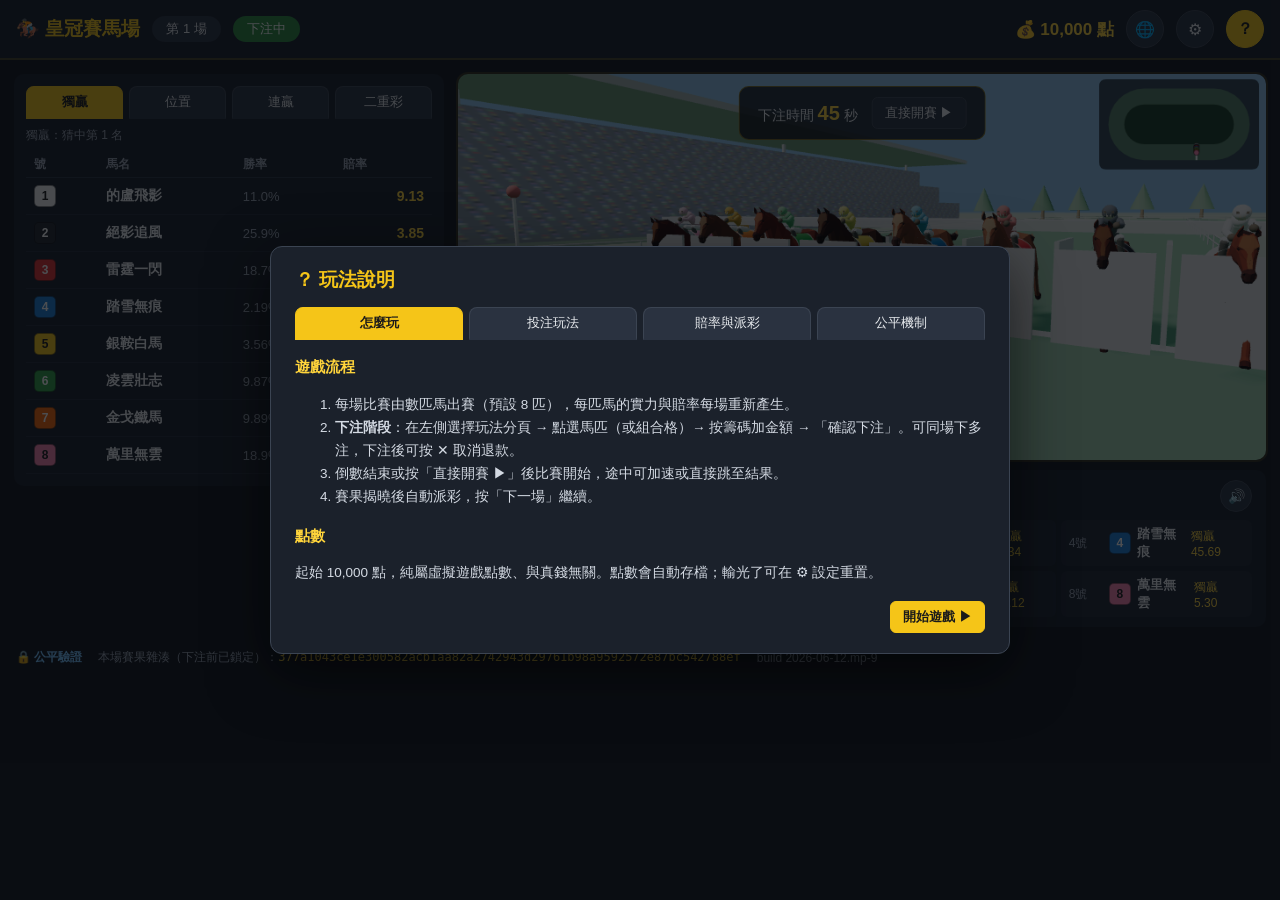
<file: index.html>
<!DOCTYPE html>
<html lang="zh-Hant">
<head>
<meta charset="UTF-8">
<meta name="viewport" content="width=device-width, initial-scale=1">
<title>皇冠賽馬場 — 公平賽馬機</title>
<link rel="stylesheet" href="css/style.css">
</head>
<body>

<header id="topbar">
  <div class="brand">🏇 皇冠賽馬場</div>
  <div class="pill" id="roundNo">第 1 場</div>
  <div class="pill phase" id="phasePill">下注中</div>
  <div class="spacer"></div>
  <div class="balance">💰 <span id="balance">10,000</span> 點</div>
  <button class="icon-btn" id="btnMp" title="多人連線">🌐</button>
  <button class="icon-btn" id="btnSettings" title="設定">⚙</button>
  <button class="icon-btn help-btn" id="btnHelp" title="玩法說明">？</button>
</header>

<main>
  <section id="left">
    <div class="tabs" id="betTabs">
      <button class="tab active" data-type="win">獨贏</button>
      <button class="tab" data-type="place">位置</button>
      <button class="tab" data-type="quinella">連贏</button>
      <button class="tab" data-type="exacta">二重彩</button>
    </div>
    <div class="type-hint" id="typeHint"></div>
    <div id="oddsArea"></div>

    <div id="ticket" class="ticket hidden">
      <div class="ticket-sel">
        <span id="ticketDesc"></span>
        <span class="ticket-odds">@<b id="ticketOdds"></b></span>
      </div>
      <div class="chips">
        <button class="chip" data-v="10">+10</button>
        <button class="chip" data-v="50">+50</button>
        <button class="chip" data-v="100">+100</button>
        <button class="chip" data-v="500">+500</button>
        <button class="chip clear" data-v="0">清除</button>
      </div>
      <div class="ticket-foot">
        <span>金額 <b id="ticketAmount">0</b></span>
        <span>可派彩 <b id="ticketPotential">0</b></span>
        <button id="btnConfirmBet" class="primary" disabled>確認下注</button>
      </div>
    </div>

    <div id="brokeBanner" class="broke hidden">點數不足！請按右上 ⚙ 重置錢包。</div>
    <div id="betList"></div>
  </section>

  <section id="right">
    <div id="trackWrap">
      <canvas id="track" width="920" height="440"></canvas>
      <canvas id="overlay" width="920" height="440"></canvas>
      <div id="countdownOverlay">
        <div class="cd-text">下注時間 <b id="countdown">45</b> 秒</div>
        <button id="btnStartNow">直接開賽 ▶</button>
      </div>
      <div id="speedCtrl" class="hidden">
        <button class="spd active" data-speed="1">×1</button>
        <button class="spd" data-speed="2">×2</button>
        <button class="spd" data-speed="4">×4</button>
        <button id="btnSkipRace">跳至結果 ⏭</button>
      </div>
    </div>
    <div id="liveBar">
      <div class="live-top">
        <div id="commentary">歡迎光臨皇冠賽馬場！請在左側下注，或純觀賽。</div>
        <button class="icon-btn voice-btn" id="btnVoice" title="語音旁述開關">🔊</button>
      </div>
      <div id="mpBar" class="hidden">
        <span id="mpStatus">🌐</span>
        <span id="mpPlayers"></span>
        <div id="mpFeed"></div>
      </div>
      <ol id="rankBoard"></ol>
    </div>
  </section>
</main>

<footer id="fairBar">
  <span class="fair-label">🔒 公平驗證</span>
  <span class="fair-item">本場賽果雜湊（下注前已鎖定）：<code id="fairHash">—</code></span>
  <span class="fair-item hidden" id="fairSeedWrap">上一場種子：<code id="fairSeed"></code>
    <button class="small" id="btnVerify">驗證</button>
  </span>
  <span class="fair-item" id="appVer">build 2026-06-12.mp-9</span>
</footer>

<!-- ====== 結果面板 ====== -->
<div class="modal hidden" id="resultModal">
  <div class="modal-box">
    <h2 id="resultTitle">賽果</h2>
    <div id="resultPodium"></div>
    <div id="resultBets"></div>
    <div id="resultTotals"></div>
    <div id="mpResults" class="hidden"></div>
    <div class="fair-line">🔒 種子已公開：<code id="resultSeed"></code>
      <button class="small" id="btnVerifyFromResult">驗證本場</button>
    </div>
    <div class="modal-actions">
      <button class="primary" id="btnNextRound">下一場 ▶</button>
    </div>
  </div>
</div>

<!-- ====== 驗證詳情 ====== -->
<div class="modal hidden" id="verifyModal">
  <div class="modal-box">
    <h2>公平性驗證</h2>
    <div id="verifyBody"></div>
    <div class="modal-actions">
      <button id="btnCloseVerify">關閉</button>
    </div>
  </div>
</div>

<!-- ====== 多人房間 ====== -->
<div class="modal hidden" id="mpModal">
  <div class="modal-box">
    <h2>🌐 多人同樂（P2P 房間）</h2>
    <div id="mpSolo">
      <div class="setting-row">
        <label>暱稱</label>
        <input id="mpName" maxlength="12" placeholder="自動產生">
      </div>
      <div class="setting-row">
        <button class="primary" id="btnMpHost">🏠 開房（我當房主）</button>
      </div>
      <div class="setting-row">
        <label>房號</label>
        <input id="mpCode" maxlength="6" placeholder="例：K7X2AB">
        <button id="btnMpJoin">加入房間</button>
      </div>
      <div class="vf-note hidden" id="mpJoinStatus"></div>
      <p class="vf-note">房主的瀏覽器就是伺服器——房主保持分頁開啟在前景，朋友輸入房號或開啟邀請連結即可加入。
      點數各自管理；場次、注單動態、賽果全房同步。賽果由「房主種子＋全體玩家隨機數」共同決定，
      下注截止前連房主都無法預知，賽後可逐場驗證。</p>
    </div>
    <div id="mpIn" class="hidden">
      <div class="vf-row"><span class="vf-label">房號</span><code id="mpCodeShow"></code>
        <button class="small" id="btnMpCopy">複製邀請連結</button></div>
      <div class="vf-row"><span class="vf-label">線上人數</span><b id="mpCountShow">1</b></div>
      <div class="modal-actions"><button id="btnMpLeave">離開房間</button></div>
    </div>
    <div class="modal-actions"><button class="primary" id="btnMpClose">關閉</button></div>
  </div>
</div>

<!-- ====== 設定 ====== -->
<div class="modal hidden" id="settingsModal">
  <div class="modal-box">
    <h2>⚙ 設定</h2>
    <div class="setting-row">
      <label>派彩率（下一場生效）</label>
      <select id="setRtp">
        <option value="1">100%（數學公平，期望值為零）</option>
        <option value="0.97">97%</option>
        <option value="0.92">92%（仿實體機台）</option>
        <option value="0.85">85%</option>
      </select>
    </div>
    <div class="setting-row">
      <label>每場馬匹數（下一場生效）</label>
      <select id="setHorses">
        <option value="6">6 匹</option>
        <option value="8" selected>8 匹</option>
        <option value="10">10 匹</option>
        <option value="12">12 匹</option>
      </select>
    </div>
    <div class="setting-row">
      <label>出賽者（下一場生效）</label>
      <select id="setRacer">
        <option value="horse" selected>賽馬（含騎師）</option>
        <option value="cat">貓貓大賽跑</option>
        <option value="robot">機器人大賽跑</option>
      </select>
    </div>
    <div class="setting-row">
      <label>比賽長度</label>
      <select id="setDuration">
        <option value="22">短（約 25 秒）</option>
        <option value="38" selected>標準（約 40 秒）</option>
        <option value="55">長（約 60 秒）</option>
      </select>
    </div>
    <div class="setting-row">
      <label>旁述語音</label>
      <select id="setVoice"><option value="">自動（優先男聲/自然語音）</option></select>
    </div>
    <div class="setting-hint">💡 用 Edge 瀏覽器開啟可選到「(Natural)」結尾的微軟神經語音，接近真人主播；其他瀏覽器多為機械式系統語音。</div>
    <div class="setting-row">
      <label>錢包</label>
      <button id="btnResetWallet">重置錢包（回到 10,000 點）</button>
    </div>
    <div class="modal-actions">
      <button class="primary" id="btnCloseSettings">關閉</button>
    </div>
  </div>
</div>

<!-- ====== 玩法說明 ====== -->
<div class="modal hidden" id="helpModal">
  <div class="modal-box wide">
    <h2>？ 玩法說明</h2>
    <div class="tabs" id="helpTabs">
      <button class="tab active" data-tab="h1">怎麼玩</button>
      <button class="tab" data-tab="h2">投注玩法</button>
      <button class="tab" data-tab="h3">賠率與派彩</button>
      <button class="tab" data-tab="h4">公平機制</button>
    </div>
    <div class="help-page" id="h1">
      <h3>遊戲流程</h3>
      <ol>
        <li>每場比賽由數匹馬出賽（預設 8 匹），每匹馬的實力與賠率每場重新產生。</li>
        <li><b>下注階段</b>：在左側選擇玩法分頁 → 點選馬匹（或組合格）→ 按籌碼加金額 → 「確認下注」。可同場下多注，下注後可按 ✕ 取消退款。</li>
        <li>倒數結束或按「直接開賽 ▶」後比賽開始，途中可加速或直接跳至結果。</li>
        <li>賽果揭曉後自動派彩，按「下一場」繼續。</li>
      </ol>
      <h3>點數</h3>
      <p>起始 10,000 點，純屬虛擬遊戲點數、與真錢無關。點數會自動存檔；輸光了可在 ⚙ 設定重置。</p>
    </div>
    <div class="help-page hidden" id="h2">
      <h3>四種玩法</h3>
      <table class="help-table">
        <tr><th>玩法</th><th>中獎條件</th><th>例子</th></tr>
        <tr><td><b>獨贏</b></td><td>猜中第 1 名</td><td>買 3號，3號跑第一即中</td></tr>
        <tr><td><b>位置</b></td><td>所買的馬跑進<b>前三名</b>（少於 7 匹馬時為前二名）</td><td>買 3號，3號跑第一、二或三都中</td></tr>
        <tr><td><b>連贏</b></td><td>猜中前兩名的兩匹馬，<b>不分先後</b></td><td>買 3-7，前兩名是 3 和 7（誰先都行）即中</td></tr>
        <tr><td><b>二重彩</b></td><td><b>依順序</b>猜中第 1、2 名</td><td>買 3→7，必須 3 第一且 7 第二</td></tr>
      </table>
      <p>難度：位置 &lt; 獨贏 &lt; 連贏 &lt; 二重彩。越難中，賠率越高。</p>
    </div>
    <div class="help-page hidden" id="h3">
      <h3>賠率怎麼看</h3>
      <p>本遊戲用<b>小數賠率</b>：派彩 = 注金 × 賠率（已含本金）。<br>
      例：押 100 點、賠率 4.50，中獎拿回 450 點，淨贏 350 點。</p>
      <h3>賠率怎麼來</h3>
      <p>每場開賽前系統隨機產生各馬實力，用 Plackett-Luce 公式<b>精確算出</b>每種結果的真實機率，
      然後 <b>賠率 = 派彩率 ÷ 真實機率</b>。</p>
      <p>派彩率預設 <b>100%</b>：期望值為零，長期玩不賺不賠——這就是數學上的公平。
      想體驗真實機台的莊家優勢，可在 ⚙ 設定調成 92%。</p>
      <p>表格中的「勝率／入位率」欄位顯示的就是真實機率，本遊戲不隱藏任何資訊。</p>
    </div>
    <div class="help-page hidden" id="h4">
      <h3>與實體機台的不同</h3>
      <p>實體賽馬機台內建約 92% 派彩率，還會動態調整賠率把派彩拉回目標值（俗稱「吃分吐分」）。
      本遊戲<b>沒有</b>這些機制：賠率由公式直接算出，賽果獨立隨機抽出。</p>
      <h3>可驗證公平（Provably Fair）</h3>
      <ol>
        <li>每場下注開始前，系統先隨機產生「種子」，並把種子的 <b>SHA-256 雜湊</b>（數位指紋）顯示在畫面下方——賽果此刻已被鎖定。</li>
        <li>賽後公開種子。按「驗證」即可確認：<br>① 種子算出的雜湊與下注前公布的一致；<br>② 用種子重新計算，可重現一模一樣的馬匹、賠率與名次。</li>
        <li>因此系統不可能在你下注後更改賽果。比賽中的領先變化只是動畫演出，衝線結果由種子決定。</li>
      </ol>
    </div>
    <div class="modal-actions">
      <button class="primary" id="btnCloseHelp">開始遊戲 ▶</button>
    </div>
  </div>
</div>

<script src="js/rng.js"></script>
<script src="js/model.js"></script>
<script src="js/betting.js"></script>
<script src="vendor/peerjs.min.js"></script>
<script src="js/net.js"></script>
<script src="js/race.js"></script>
<script src="vendor/three.min.js"></script>
<script src="vendor/GLTFLoader.js"></script>
<script src="vendor/SkeletonUtils.js"></script>
<script src="js/assets/horse-glb.js"></script>
<script src="js/assets/robot-glb.js"></script>
<script src="js/race3d.js"></script>
<script src="js/audio.js"></script>
<script src="js/ui.js"></script>
<script src="js/main.js"></script>
</body>
</html>
</file>
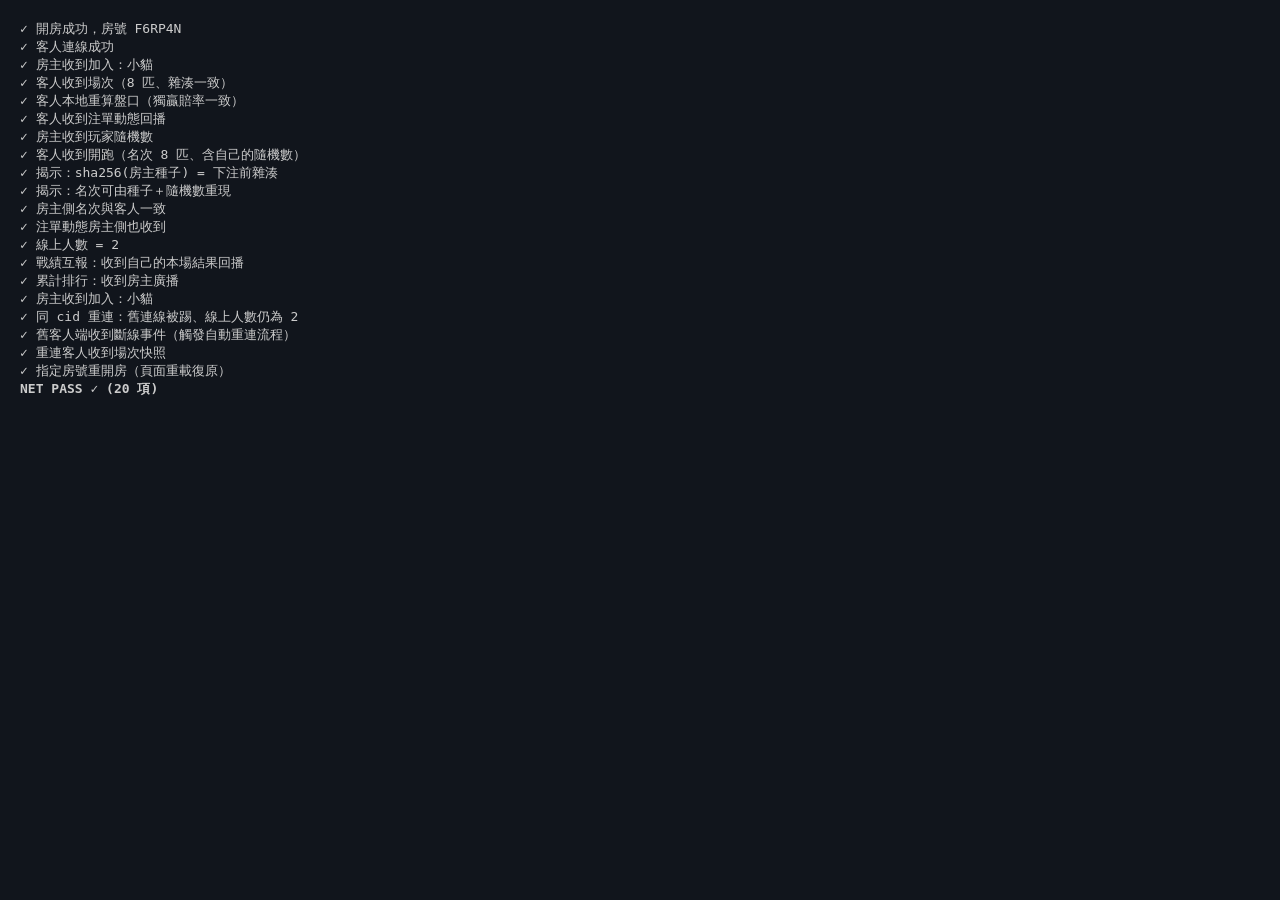
<file: test/_net_test.html>
<!DOCTYPE html>
<html><head><meta charset="utf-8"><title>net protocol test</title></head>
<body style="background:#11151c;color:#ccc;font:13px monospace;padding:12px">
<div id="out">running…</div>
<script>
// MockPeer：記憶體內訊息匯流排，介面對齊 PeerJS（測 net.js 協定邏輯，不測真實傳輸）
(function () {
  var REG = {}, SEQ = 0;
  function emit(obj, ev) {
    var args = [].slice.call(arguments, 2);
    (obj._h[ev] || []).forEach(function (f) { f.apply(null, args); });
  }
  function makeEnd(peerId) {
    return {
      open: false, peer: peerId, _h: {},
      on: function (ev, cb) { (this._h[ev] = this._h[ev] || []).push(cb); return this; },
      send: function (msg) {
        var o = this._other, m = JSON.parse(JSON.stringify(msg));
        setTimeout(function () { emit(o, 'data', m); }, 0);
      },
      close: function () {
        var o = this._other;
        setTimeout(function () { emit(o, 'close'); }, 0);
      }
    };
  }
  function Peer(id, opts) {
    if (typeof id !== 'string') { id = 'anon-' + (++SEQ); }
    this.id = id;
    this._h = {};
    REG[id] = this;
    var self = this;
    setTimeout(function () { emit(self, 'open', id); }, 0);
  }
  Peer.prototype.on = function (ev, cb) { (this._h[ev] = this._h[ev] || []).push(cb); return this; };
  Peer.prototype.connect = function (targetId) {
    var local = makeEnd(targetId);
    var self = this;
    setTimeout(function () {
      var target = REG[targetId];
      if (!target) { emit(self, 'error', { type: 'peer-unavailable' }); return; }
      var remote = makeEnd(self.id);
      local._other = remote;
      remote._other = local;
      emit(target, 'connection', remote);
      setTimeout(function () {
        local.open = true;
        remote.open = true;
        emit(local, 'open');
        emit(remote, 'open');
      }, 0);
    }, 0);
    return local;
  };
  Peer.prototype.destroy = function () { delete REG[this.id]; };
  window.Peer = Peer;
})();
</script>
<script src="../js/rng.js"></script>
<script src="../js/model.js"></script>
<script src="../js/net.js"></script>
<script>var NetHost = window.Net;</script>
<script src="../js/net.js"></script>
<script>var NetGuest = window.Net;</script>
<script src="../js/net.js"></script>
<script>var NetGuest2 = window.Net;</script>
<script src="../js/net.js"></script>
<script>var NetHost2 = window.Net;</script>
<script>
// 完整協定走一遍：開房→加入→場次→下注→鎖注→隨機數→開跑→揭示驗證
var log = [], failed = false;
function ok(name, cond) {
  log.push((cond ? '✓ ' : '✗ ') + name);
  if (!cond) failed = true;
}
function done() {
  document.getElementById('out').innerHTML = log.join('<br>') +
    '<br><b id="final">' + (failed ? 'NET FAIL ✗' : 'NET PASS ✓ (' + log.length + ' 項)') + '</b>';
  document.title = failed ? 'FAIL' : 'PASS';
}

var hostSeed = RNG.randomSeedHex();
var mpRound = Model.buildRoundMP(hostSeed, 8, 1.0);
var hostNonce = 'aabb00', guestNonce = 'cafe1234';
var state = { guestRound: null, guestOrder: null, guestNonces: null, feeds: 0, locks: 0,
              code: '', expectLeft: false, gotLeft: false, guest2Round: false };
NetGuest.cid = 'cid-cat';
NetGuest2.cid = 'cid-cat'; // 同一人重連：cid 相同

NetHost.host('測試房主', {
  onJoined: function (name, conn) {
    ok('房主收到加入：' + name, name === '小貓');
    NetHost.sendTo(conn, {
      t: 'round', no: 1, hash: mpRound.hash, rtp: 1, racer: 'horse',
      horses: mpRound.horses.map(function (h) { return { num: h.num, name: h.name, strength: h.strength }; }),
      countdown: 30, phase: 'betting'
    });
  },
  onPlayers: function (list) { state.hostPlayers = list.length; },
  onBetFeed: function (who, bet) { state.feeds++; },
  onNonce: function (id, v) {
    ok('房主收到玩家隨機數', v === guestNonce);
    var order = Model.finishFromSeeds(hostSeed, [hostNonce, v], mpRound.horses);
    NetHost.broadcast({ t: 'start', order: order, nonces: [hostNonce, v] });
    state.hostOrder = order;
    setTimeout(function () {
      NetHost.broadcast({ t: 'reveal', hostSeed: hostSeed });
    }, 10);
  }
}, function (code) {
  ok('開房成功，房號 ' + code, /^[A-Z2-9]{6}$/.test(code));
  state.code = code;

  NetGuest.join(code, '小貓', {
    onRound: function (msg) {
      var horses = Model.reviveHorses(msg.horses);
      state.guestRound = { hash: msg.hash, horses: horses, market: Model.computeMarket(horses, msg.rtp) };
      ok('客人收到場次（8 匹、雜湊一致）', horses.length === 8 && msg.hash === mpRound.hash);
      ok('客人本地重算盤口（獨贏賠率一致）',
        Math.abs(state.guestRound.market.win[0].odds - mpRound.market.win[0].odds) < 1e-9);
      NetGuest.sendBet({ type: 'win', sel: [3], amount: 100, odds: 5 });
      setTimeout(function () {
        NetHost.broadcast({ t: 'lock' });
      }, 20);
    },
    onBetFeed: function (who, bet) {
      ok('客人收到注單動態回播', who === '小貓' && bet.amount === 100);
    },
    onLock: function () {
      state.locks++;
      NetGuest.sendNonce(guestNonce);
    },
    onStart: function (msg) {
      state.guestOrder = msg.order;
      state.guestNonces = msg.nonces;
      ok('客人收到開跑（名次 8 匹、含自己的隨機數）',
        msg.order.length === 8 && msg.nonces.indexOf(guestNonce) !== -1);
    },
    onReveal: function (msg) {
      ok('揭示：sha256(房主種子) = 下注前雜湊', RNG.sha256(msg.hostSeed) === state.guestRound.hash);
      var re = Model.finishFromSeeds(msg.hostSeed, state.guestNonces, state.guestRound.horses);
      ok('揭示：名次可由種子＋隨機數重現', re.join(',') === state.guestOrder.join(','));
      ok('房主側名次與客人一致', state.hostOrder.join(',') === state.guestOrder.join(','));
      ok('注單動態房主側也收到', state.feeds >= 1);
      ok('線上人數 = 2', state.hostPlayers === 2);
      NetGuest.sendResult(100, 450); // 戰績互報：客人送出本場下注/派彩
    },
    onResultFeed: function (who, bet, win) {
      ok('戰績互報：收到自己的本場結果回播', who === '小貓' && bet === 100 && win === 450);
      NetHost.broadcast({ t: 'standings', list: [{ who: '小貓', bet: 100, win: 450, rounds: 1 }] });
    },
    onStandings: function (list) {
      ok('累計排行：收到房主廣播', list.length === 1 && list[0].who === '小貓' && list[0].win === 450);
      testReconnect();
    },
    onLeft: function () {
      state.gotLeft = true;
      if (!state.expectLeft) { ok('不應觸發 onLeft', false); done(); }
    }
  }, function () {
    ok('客人連線成功', true);
  }, function (err) {
    ok('加入失敗：' + err.message, false);
    done();
  });
}, function (err) {
  ok('開房失敗', false);
  done();
});

// 模擬同一玩家斷線重連（同 cid 重入）：房主應踢舊連線、名單不重複、重連者拿到快照
function testReconnect() {
  state.expectLeft = true;
  NetGuest2.join(state.code, '小貓', {
    onRound: function (msg) {
      state.guest2Round = (msg.no === 1 && msg.hash === mpRound.hash);
    },
    onLeft: function () {}
  }, function () {
    setTimeout(function () {
      ok('同 cid 重連：舊連線被踢、線上人數仍為 2', NetHost.count() === 2);
      ok('舊客人端收到斷線事件（觸發自動重連流程）', state.gotLeft === true);
      ok('重連客人收到場次快照', state.guest2Round === true);
      testWantCode();
    }, 60);
  }, function (err) {
    ok('重連失敗：' + err.message, false);
    done();
  });
}

// 房主重載復原：用指定房號重開房（客人重連才接得回來）
function testWantCode() {
  NetHost2.host('重載房主', {}, function (code) {
    ok('指定房號重開房（頁面重載復原）', code === 'TESTAA');
    done();
  }, function () {
    ok('指定房號開房失敗', false);
    done();
  }, 'TESTAA');
}

setTimeout(function () { // 保險：5 秒未完成視為失敗
  if (!document.getElementById('final')) { ok('逾時未完成', false); done(); }
}, 5000);
</script>
</body></html>
</file>
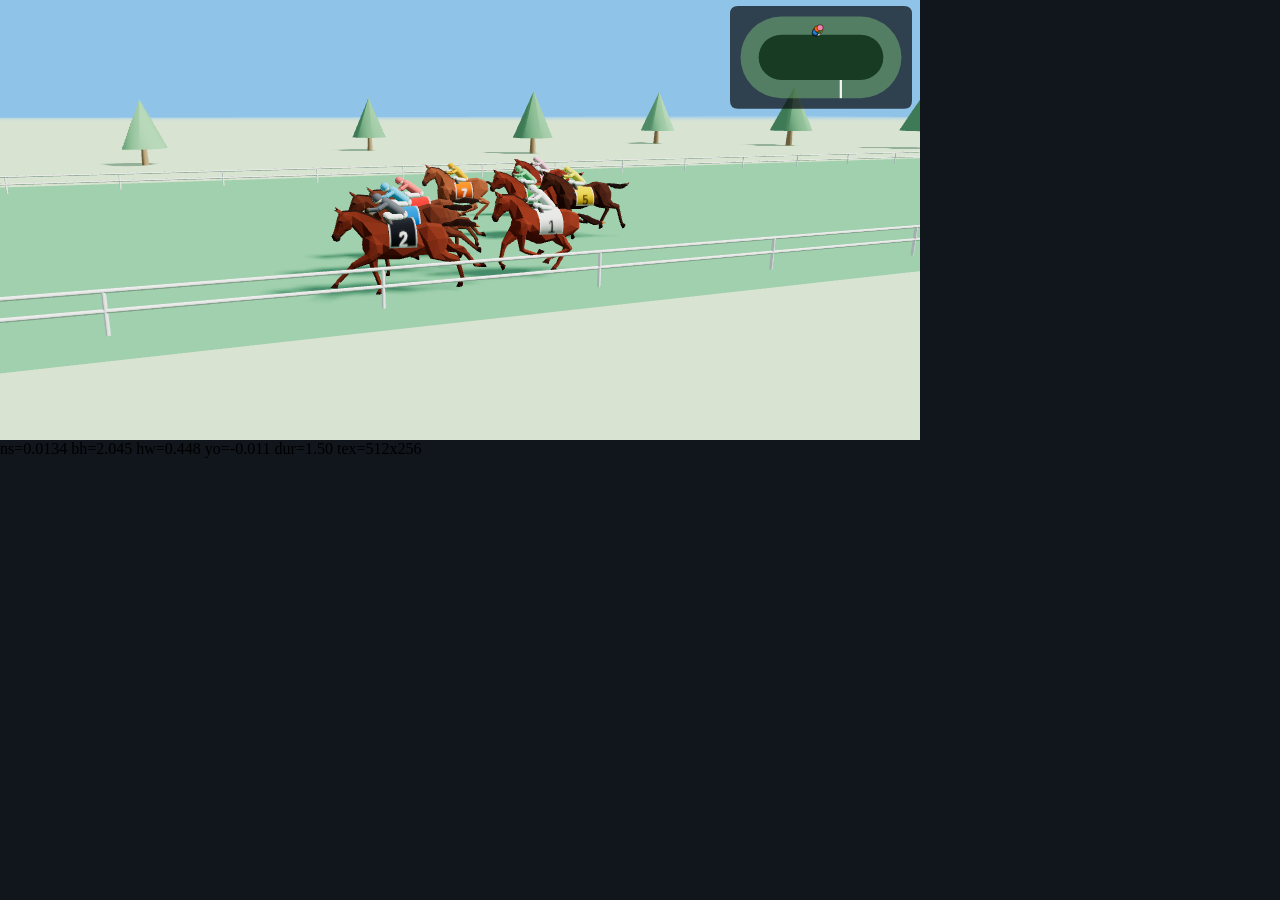
<file: test/_race3d_preview.html>
<!DOCTYPE html>
<html><head><meta charset="utf-8"><title>race3d preview</title></head>
<body style="background:#11151c;margin:0">
<div style="position:relative;width:920px">
  <canvas id="t" width="920" height="440" style="display:block"></canvas>
</div>
<script src="../js/rng.js"></script>
<script src="../js/model.js"></script>
<script src="../js/race.js"></script>
<script src="../vendor/three.min.js"></script>
<script src="../vendor/GLTFLoader.js"></script>
<script src="../vendor/SkeletonUtils.js"></script>
<script src="../js/assets/horse-glb.js"></script>
<script src="../js/assets/robot-glb.js"></script>
<script src="../js/race3d.js"></script>
<script>
window.onerror = function (msg, src, line) { // 錯誤顯示在頁面供 headless 讀取
  var e = document.getElementById('err') || document.body.appendChild(document.createElement('div'));
  e.id = 'err';
  e.textContent += msg + ' @' + (src || '').split('/').pop() + ':' + line + ' | ';
};
['warn', 'error'].forEach(function (m) { // console 輸出也鏡射到頁面
  var orig = console[m].bind(console);
  console[m] = function () {
    orig.apply(null, arguments);
    var e = document.getElementById('err') || document.body.appendChild(document.createElement('div'));
    e.id = 'err';
    e.textContent += '[' + m + '] ' + Array.prototype.map.call(arguments, function (a) {
      return (a && a.stack) ? a.stack.split('\n').slice(0, 2).join(' ') : String(a);
    }).join(' ') + ' | ';
  };
});
// ?state=idle|mid|turn|finish（預設 mid）；?yaw= 馬朝向；?ryaw= 機器人朝向；?racer=robot
var state = (location.search.match(/state=(\w+)/) || [])[1] || 'mid';
var yawParam = (location.search.match(/yaw=(-?\d+)/) || [])[1];
if (yawParam !== undefined) window.HORSE_YAW = parseInt(yawParam, 10) * Math.PI / 180;
var ryawParam = (location.search.match(/ryaw=(-?\d+)/) || [])[1];
if (ryawParam !== undefined) window.RACER_YAW = parseInt(ryawParam, 10) * Math.PI / 180;
var racer = (location.search.match(/racer=(\w+)/) || [])[1] || 'horse';
var round = Model.buildRound('a1b2c3d4e5f60718a1b2c3d4e5f60718', 8, 1.0);
var an = new RaceAnimator3D(document.getElementById('t'), round.horses, round.finishOrder,
  { duration: 38, racerType: racer, infieldText: '第 1 場', infieldSub: '派彩率 100%' });

function drive(from, to) { // 連續推進讓鏡頭/動畫收斂
  for (var t = from; t < to; t += 0.05) an.drawFrame(t);
  an.drawFrame(to);
}
var didDrive = false;
var timer = setInterval(function () {
  if (!an._horses3d || an._horses3d.length === 0) return; // 等模型解析完
  // 不停表：模型/貼圖是非同步解碼，持續重畫確保截圖拿到正確畫面
  if (!didDrive) {
    didDrive = true;
    if (state === 'idle') { an.drawFrame(0); }
    else if (state === 'count') { an._gateHold = 1.4; an.running = true; an.drawFrame(0); } // 倒數中（顯示 2）
    else if (state === 'turn') { drive(4, 7.8); }
    else if (state === 'finish') { drive(33, 38.0); an._freeze = 0.5; an._flash = 0.25; an.drawFrame(38.02); }
    else if (state === 'end') { drive(36, an.endTime + 2.5); } // 賽後勝利者環繞鏡頭
    else { drive(15, 19); }
  } else {
    var t = { idle: 0, count: 0, turn: 7.8, finish: 38.02, end: an.endTime + 2.5 }[state];
    an.drawFrame(t === undefined ? 19 : t);
    return;
  }
  var A = RaceAnimator3D._assets;
  var texInfo = 'tex=none';
  an._horses3d[0].traverse(function (o) { // 第一位出賽者的貼圖解碼狀態
    if (o.material && o.material.map) {
      var img = o.material.map.image;
      texInfo = 'tex=' + (img ? (img.width + 'x' + img.height) : 'PENDING');
    }
  });
  var dbg = 'ns=' + A.normScale.toFixed(4) + ' bh=' + A.backHeight.toFixed(3) +
            ' hw=' + A.halfWidth.toFixed(3) + ' yo=' + (A.yOffset || 0).toFixed(3) +
            ' dur=' + A.clipDur.toFixed(2) + ' ' + texInfo;
  document.title = 'ready ' + dbg;
  var d = document.createElement('div');
  d.id = 'dbg';
  d.textContent = dbg;
  document.body.appendChild(d);
}, 60);
</script>
</body></html>
</file>
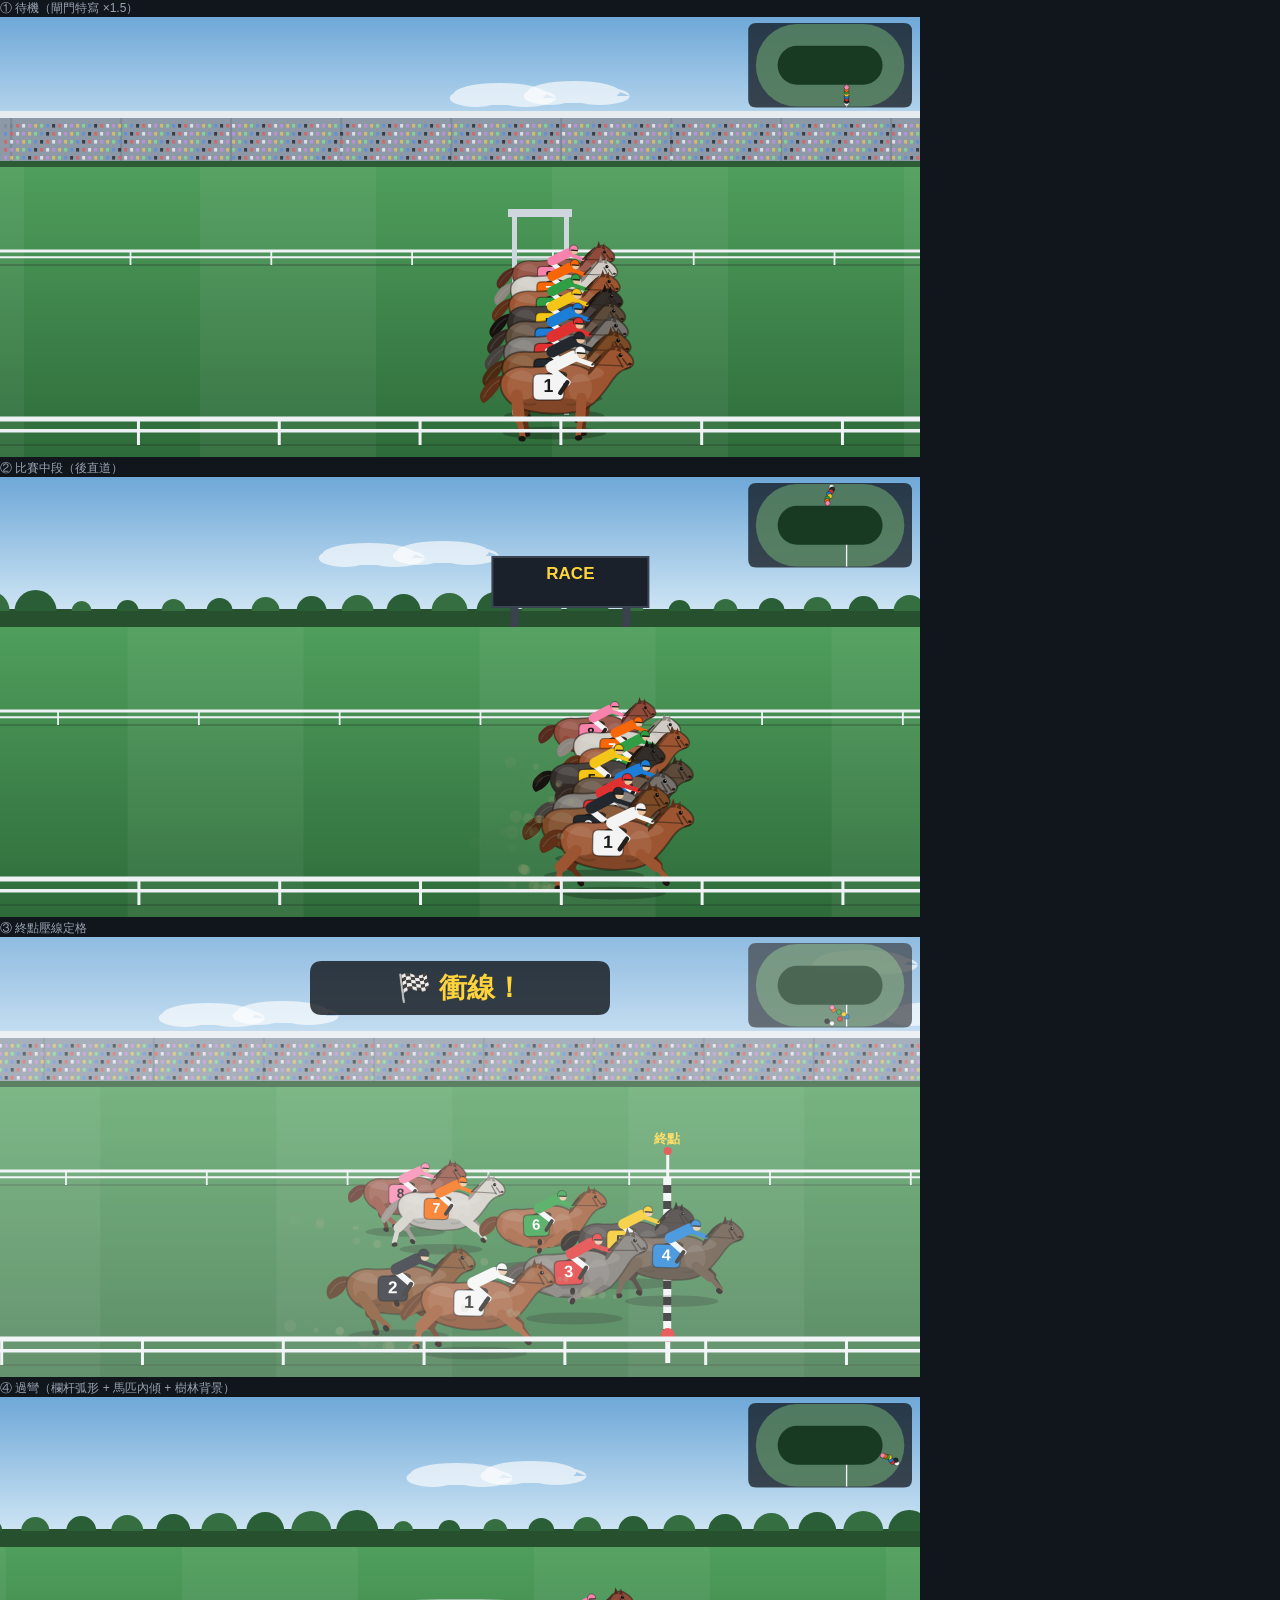
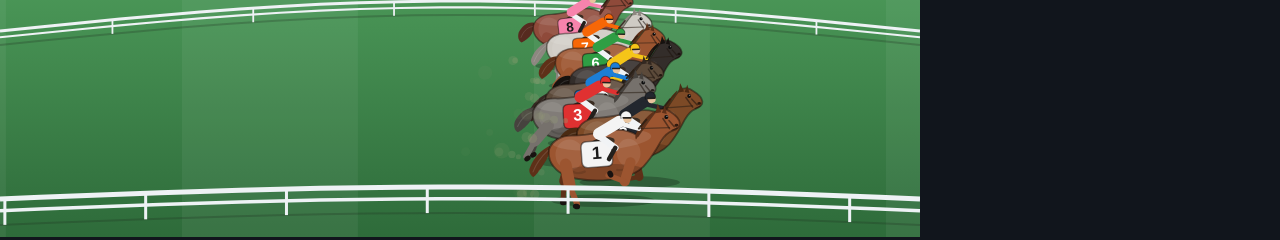
<file: test/_race_preview.html>
<!DOCTYPE html>
<html><head><meta charset="utf-8"><title>race preview</title></head>
<body style="background:#11151c;margin:0;color:#9aa3b2;font:12px sans-serif">
<div>① 待機（閘門特寫 ×1.5）</div>
<canvas id="c0" width="920" height="440"></canvas>
<div>② 比賽中段（後直道）</div>
<canvas id="c1" width="920" height="440"></canvas>
<div>③ 終點壓線定格</div>
<canvas id="c2" width="920" height="440"></canvas>
<div>④ 過彎（欄杆弧形 + 馬匹內傾 + 樹林背景）</div>
<canvas id="c3" width="920" height="440"></canvas>
<script src="../js/rng.js"></script>
<script src="../js/model.js"></script>
<script src="../js/race.js"></script>
<script>
function settleCam(an, from, to) { // 連續呼叫讓鏡頭平滑收斂到目標
  for (var t = from; t < to; t += 0.05) an.drawFrame(t);
  an.drawFrame(to);
}
var round = Model.buildRound('a1b2c3d4e5f60718a1b2c3d4e5f60718', 8, 1.0);
var only = (location.search.match(/state=(\w+)/) || [])[1] || null; // ?state=idle|mid|finish 只顯示單一畫面

var an0 = new RaceAnimator(document.getElementById('c0'), round.horses, round.finishOrder,
  { duration: 38 });
an0.drawIdle();

var an1 = new RaceAnimator(document.getElementById('c1'), round.horses, round.finishOrder,
  { duration: 38 });
settleCam(an1, 15, 19);

var an2 = new RaceAnimator(document.getElementById('c2'), round.horses, round.finishOrder,
  { duration: 38 });
settleCam(an2, 34, 38.0);
an2._freeze = 0.5;
an2._flash = 0.3;
an2.drawFrame(38.02);

var an3 = new RaceAnimator(document.getElementById('c3'), round.horses, round.finishOrder,
  { duration: 38, infieldText: '第 1 場', infieldSub: '派彩率 100%' });
settleCam(an3, 4, 7.8); // 領先群正在第一個彎道

if (only) {
  var keep = { idle: 'c0', mid: 'c1', finish: 'c2', turn: 'c3' }[only];
  document.querySelectorAll('canvas,div').forEach(function (el) {
    if (el.id !== keep) el.style.display = 'none';
  });
}
</script>
</body></html>
</file>
<file: css/style.css>
/* style.css — 深色機台風格 */
* { box-sizing: border-box; }
html, body { margin: 0; padding: 0; }
body {
  font-family: "Microsoft JhengHei", "PingFang TC", "Noto Sans TC", sans-serif;
  background: #11151c;
  color: #e9ecef;
  font-size: 14px;
}
.hidden { display: none !important; }
code {
  font-family: Consolas, monospace;
  color: #ffd43b;
  word-break: break-all;
  font-size: 12px;
}
button {
  font-family: inherit;
  background: #2a3240;
  color: #e9ecef;
  border: 1px solid #3b4452;
  border-radius: 6px;
  padding: 6px 12px;
  cursor: pointer;
  font-size: 13px;
}
button:hover { background: #353f50; }
button:disabled { opacity: 0.45; cursor: not-allowed; }
button.primary {
  background: #f5c518;
  color: #1a1a1a;
  font-weight: bold;
  border-color: #f5c518;
}
button.primary:hover { background: #ffd43b; }
button.small { font-size: 11px; padding: 2px 8px; }
select {
  font-family: inherit;
  background: #2a3240;
  color: #e9ecef;
  border: 1px solid #3b4452;
  border-radius: 6px;
  padding: 5px 8px;
}

/* ---------- 頂欄 ---------- */
#topbar {
  display: flex;
  align-items: center;
  gap: 12px;
  padding: 10px 16px;
  background: #181e28;
  border-bottom: 2px solid #f5c51833;
}
.brand { font-size: 19px; font-weight: bold; color: #f5c518; }
.spacer { flex: 1; }
.pill {
  background: #2a3240;
  border-radius: 99px;
  padding: 4px 14px;
  font-size: 13px;
}
.pill.phase.betting { background: #2b8a3e; color: #fff; }
.pill.phase.racing { background: #e8590c; color: #fff; }
.pill.phase.result { background: #1971c2; color: #fff; }
.balance { font-size: 17px; font-weight: bold; color: #ffd43b; }
.icon-btn {
  font-size: 16px;
  width: 38px;
  height: 38px;
  border-radius: 50%;
  padding: 0;
}
.help-btn {
  background: #f5c518;
  color: #1a1a1a;
  font-weight: bold;
  border-color: #f5c518;
}
.help-btn:hover { background: #ffd43b; }

/* ---------- 主版面 ---------- */
main {
  display: grid;
  grid-template-columns: 430px 1fr;
  gap: 14px;
  padding: 14px;
  align-items: start;
}
#left {
  background: #181e28;
  border-radius: 10px;
  padding: 12px;
}
#left.locked #oddsArea,
#left.locked #betTabs {
  pointer-events: none;
  opacity: 0.55;
}
#right { min-width: 0; }

/* ---------- 分頁 ---------- */
.tabs { display: flex; gap: 6px; margin-bottom: 8px; flex-wrap: wrap; }
.tab {
  flex: 1;
  min-width: 70px;
  border-radius: 8px 8px 0 0;
  border-bottom: 2px solid transparent;
}
.tab.active {
  background: #f5c518;
  color: #1a1a1a;
  font-weight: bold;
  border-color: #f5c518;
}
.type-hint { font-size: 12px; color: #9aa3b2; margin: 2px 0 8px; }

/* ---------- 賠率表 ---------- */
.odds-table { width: 100%; border-collapse: collapse; }
.odds-table th {
  font-size: 12px;
  color: #9aa3b2;
  text-align: left;
  padding: 4px 8px;
  border-bottom: 1px solid #2a3240;
}
.odds-table td { padding: 7px 8px; border-bottom: 1px solid #222936; }
.odds-table tr.pickable { cursor: pointer; }
.odds-table tr.pickable:hover { background: #222b3a; }
.odds-table tr.selected { background: #f5c5181f; outline: 2px solid #f5c518; }
.odds-table .hname { font-weight: bold; }
.odds-table .prob { color: #9aa3b2; font-size: 13px; }
.odds-table .odds { color: #ffd43b; font-weight: bold; text-align: right; }

/* ---------- 賠率矩陣 ---------- */
.odds-matrix { display: grid; gap: 3px; }
.mx-corner, .mx-head {
  font-size: 11px;
  color: #9aa3b2;
  display: flex;
  align-items: center;
  justify-content: center;
  padding: 3px 0;
}
.mx-cell {
  background: #222b3a;
  border-radius: 4px;
  text-align: center;
  padding: 7px 0;
  font-size: 11.5px;
  color: #ffd43b;
  cursor: pointer;
}
.mx-cell:hover { background: #2e3a4e; }
.mx-cell.selected { background: #f5c518; color: #1a1a1a; font-weight: bold; }
.mx-blank { background: transparent; }

/* ---------- 注單票 ---------- */
.ticket {
  margin-top: 10px;
  background: #20283577;
  border: 1px solid #f5c51855;
  border-radius: 8px;
  padding: 10px;
}
.ticket-sel { font-size: 15px; font-weight: bold; margin-bottom: 8px; }
.ticket-odds { color: #ffd43b; margin-left: 8px; }
.chips { display: flex; gap: 6px; margin-bottom: 8px; flex-wrap: wrap; }
.chip { border-radius: 99px; min-width: 56px; font-weight: bold; }
.chip.clear { color: #ff8787; }
.ticket-foot { display: flex; align-items: center; gap: 14px; }
.ticket-foot b { color: #ffd43b; }
.ticket-foot button { margin-left: auto; }

/* ---------- 已下注列表 ---------- */
.betlist-title { margin-top: 12px; font-size: 12px; color: #9aa3b2; }
.bet-row {
  display: flex;
  align-items: center;
  gap: 8px;
  padding: 6px 8px;
  background: #1d2430;
  border-radius: 6px;
  margin-top: 5px;
  font-size: 13px;
}
.bet-desc { font-weight: bold; }
.bet-odds { color: #ffd43b; }
.bet-amt { margin-left: auto; }
.bet-pot { color: #9aa3b2; font-size: 12px; }
.bet-del {
  padding: 0 7px;
  font-size: 12px;
  color: #ff8787;
  background: transparent;
  border: none;
}
.betlist-total {
  margin-top: 6px;
  font-size: 12px;
  color: #9aa3b2;
  text-align: right;
}
.broke {
  margin-top: 10px;
  background: #c92a2a;
  color: #fff;
  padding: 8px 12px;
  border-radius: 8px;
  font-weight: bold;
}

/* ---------- 跑道區 ---------- */
#trackWrap { position: relative; }
#track {
  width: 100%;
  height: auto;
  display: block;
  border-radius: 10px;
  box-shadow: 0 0 0 2px #f5c51822;
}
#overlay {
  position: absolute;
  inset: 0;
  width: 100%;
  height: 100%;
  pointer-events: none;
}
#countdownOverlay {
  position: absolute;
  top: 12px;
  left: 50%;
  transform: translateX(-50%);
  background: rgba(13, 17, 23, 0.85);
  border: 1px solid #f5c51866;
  border-radius: 10px;
  padding: 10px 18px;
  display: flex;
  align-items: center;
  gap: 14px;
}
.cd-text b { color: #ffd43b; font-size: 20px; }
#speedCtrl {
  position: absolute;
  bottom: 12px;
  right: 12px;
  display: flex;
  gap: 6px;
  background: rgba(13, 17, 23, 0.8);
  border-radius: 8px;
  padding: 6px;
}
#speedCtrl .spd.active {
  background: #f5c518;
  color: #1a1a1a;
  font-weight: bold;
}

/* ---------- 旁述與名次板 ---------- */
#liveBar {
  margin-top: 10px;
  background: #181e28;
  border-radius: 10px;
  padding: 10px 14px;
}
.live-top {
  display: flex;
  align-items: center;
  gap: 8px;
}
#commentary {
  flex: 1;
  font-size: 15px;
  font-weight: bold;
  color: #ffd43b;
  padding: 4px 6px;
  border-radius: 6px;
  min-height: 24px;
}
.voice-btn {
  width: 32px;
  height: 32px;
  font-size: 14px;
  background: #2a3240;
  border-color: #3b4452;
}
#commentary.flash { animation: flash 1.2s ease-out; }
@keyframes flash {
  from { background: rgba(245, 197, 24, 0.3); }
  to { background: transparent; }
}
#rankBoard {
  list-style: none;
  margin: 8px 0 0;
  padding: 0;
  display: grid;
  grid-template-columns: repeat(auto-fill, minmax(185px, 1fr));
  gap: 5px;
}
#rankBoard li {
  display: flex;
  align-items: center;
  gap: 6px;
  background: #1d2430;
  border-radius: 6px;
  padding: 5px 8px;
  font-size: 13px;
}
.rb-pos { min-width: 34px; color: #9aa3b2; font-size: 12px; }
.rb-name { font-weight: bold; }
.rb-odds { margin-left: auto; color: #ffd43b; font-size: 12px; }

/* ---------- 多人房間 ---------- */
#mpBar {
  display: flex;
  align-items: center;
  flex-wrap: wrap;
  gap: 8px;
  margin-top: 6px;
  padding: 6px 8px;
  background: #131a24;
  border: 1px solid #2b6cb066;
  border-radius: 8px;
  font-size: 12px;
}
#mpStatus { color: #74c0fc; font-weight: bold; }
.mp-chip {
  background: #233048;
  border-radius: 99px;
  padding: 2px 10px;
  font-size: 11px;
}
#mpFeed { flex-basis: 100%; color: #9aa3b2; font-size: 11.5px; line-height: 1.6; }
#mpFeed b { color: #ffd43b; }
.mp-on { box-shadow: 0 0 0 2px #74c0fc; }
#mpModal input {
  background: #2a3240;
  color: #e9ecef;
  border: 1px solid #3b4452;
  border-radius: 6px;
  padding: 6px 10px;
  font-family: inherit;
  width: 150px;
}
#mpCode { text-transform: uppercase; letter-spacing: 2px; width: 120px; }

/* ---------- 號碼布 ---------- */
.numchip {
  display: inline-flex;
  align-items: center;
  justify-content: center;
  width: 22px;
  height: 22px;
  border-radius: 5px;
  font-size: 12px;
  font-weight: bold;
  border: 1px solid rgba(0, 0, 0, 0.45);
  flex: none;
}

/* ---------- 公平驗證列 ---------- */
#fairBar {
  display: flex;
  align-items: center;
  gap: 16px;
  flex-wrap: wrap;
  padding: 8px 16px 14px;
  font-size: 12px;
  color: #9aa3b2;
}
.fair-label { color: #74c0fc; font-weight: bold; }

/* ---------- Modal ---------- */
.modal {
  position: fixed;
  inset: 0;
  background: rgba(8, 10, 14, 0.72);
  display: flex;
  align-items: center;
  justify-content: center;
  z-index: 100;
}
.modal-box {
  background: #1b212b;
  border: 1px solid #3b4452;
  border-radius: 12px;
  padding: 20px 24px;
  width: min(560px, 92vw);
  max-height: 88vh;
  overflow-y: auto;
  box-shadow: 0 18px 60px rgba(0, 0, 0, 0.6);
}
.modal-box.wide { width: min(740px, 94vw); }
.modal-box h2 { margin: 0 0 14px; color: #f5c518; font-size: 19px; }
.modal-actions { margin-top: 16px; text-align: right; display: flex; gap: 8px; justify-content: flex-end; }

/* ---------- 結果面板 ---------- */
.podium-row {
  display: flex;
  align-items: center;
  gap: 8px;
  font-size: 16px;
  padding: 5px 0;
}
.podium-medal { font-size: 20px; }
.podium-name { font-weight: bold; }
.result-table { width: 100%; border-collapse: collapse; margin-top: 12px; }
.result-table th {
  font-size: 12px;
  color: #9aa3b2;
  text-align: left;
  padding: 4px 8px;
  border-bottom: 1px solid #2a3240;
}
.result-table td { padding: 6px 8px; border-bottom: 1px solid #222936; font-size: 13px; }
.result-table tr.won td { color: #69db7c; font-weight: bold; }
.result-table tr.lost td { color: #8d96a5; }
.totals-line { margin-top: 12px; font-size: 14px; }
.net-pos { color: #69db7c; font-weight: bold; }
.net-neg { color: #ff8787; font-weight: bold; }
.no-bets { margin-top: 12px; color: #9aa3b2; }
.fair-line { margin-top: 14px; font-size: 12px; color: #9aa3b2; }

/* ---------- 驗證面板 ---------- */
.vf-row { margin: 7px 0; font-size: 13px; }
.vf-label { color: #9aa3b2; display: inline-block; min-width: 160px; }
.vf-ok { color: #69db7c; font-weight: bold; }
.vf-bad { color: #ff8787; font-weight: bold; }
.vf-conclusion {
  margin-top: 14px;
  padding: 10px;
  border-radius: 8px;
  background: #20283577;
  font-size: 14px;
}
.vf-note { font-size: 12px; color: #9aa3b2; }

/* ---------- 設定 ---------- */
.setting-row {
  display: flex;
  align-items: center;
  gap: 12px;
  margin: 12px 0;
}
.setting-row label { min-width: 160px; color: #c2c9d4; }
.setting-row select { max-width: 320px; }
.setting-hint { font-size: 12px; color: #9aa3b2; margin: -4px 0 10px 172px; }

/* ---------- 說明 ---------- */
.help-page { line-height: 1.7; }
.help-page h3 { color: #ffd43b; font-size: 15px; margin: 14px 0 6px; }
.help-page p, .help-page li { font-size: 13.5px; color: #d4dae3; }
.help-table { width: 100%; border-collapse: collapse; margin: 8px 0; }
.help-table th, .help-table td {
  border: 1px solid #2a3240;
  padding: 7px 10px;
  font-size: 13px;
  text-align: left;
}
.help-table th { color: #9aa3b2; background: #1d2430; }

/* ---------- 窄螢幕：賽事畫面優先 ---------- */
@media (max-width: 1100px) {
  main { display: flex; flex-direction: column; }
  #right { order: -1; } /* 跑道排最上面 */
}

/* ---------- 手機直版：緊湊化 ---------- */
@media (max-width: 760px) {
  main { padding: 8px; gap: 10px; }
  #left { padding: 10px; }
  #topbar { padding: 8px 10px; gap: 8px; flex-wrap: wrap; }
  .brand { font-size: 16px; }
  .balance { font-size: 15px; }
  .pill { padding: 3px 10px; font-size: 12px; }
  .icon-btn { width: 34px; height: 34px; font-size: 14px; }
  #commentary { font-size: 13.5px; }
  #rankBoard { grid-template-columns: repeat(auto-fill, minmax(136px, 1fr)); gap: 4px; }
  #rankBoard li { font-size: 12px; padding: 4px 6px; }
  #countdownOverlay { padding: 6px 10px; gap: 8px; top: 8px; }
  .cd-text { font-size: 13px; }
  .cd-text b { font-size: 17px; }
  #speedCtrl { bottom: 8px; right: 8px; padding: 4px; gap: 4px; }
  #speedCtrl button { padding: 5px 8px; font-size: 12px; }
  .modal-box { width: 96vw; padding: 14px 16px; }
  .modal-box.wide { width: 96vw; }
  #fairBar { font-size: 10px; gap: 8px; padding: 6px 10px 12px; }
  .odds-table td { padding: 6px 6px; }
  .tab { min-width: 60px; padding: 6px 8px; }
  .chips { gap: 4px; }
  .chip { min-width: 48px; padding: 6px 8px; }
  .setting-row label { min-width: 110px; font-size: 13px; }
  .setting-hint { margin-left: 0; }
}
</file>
